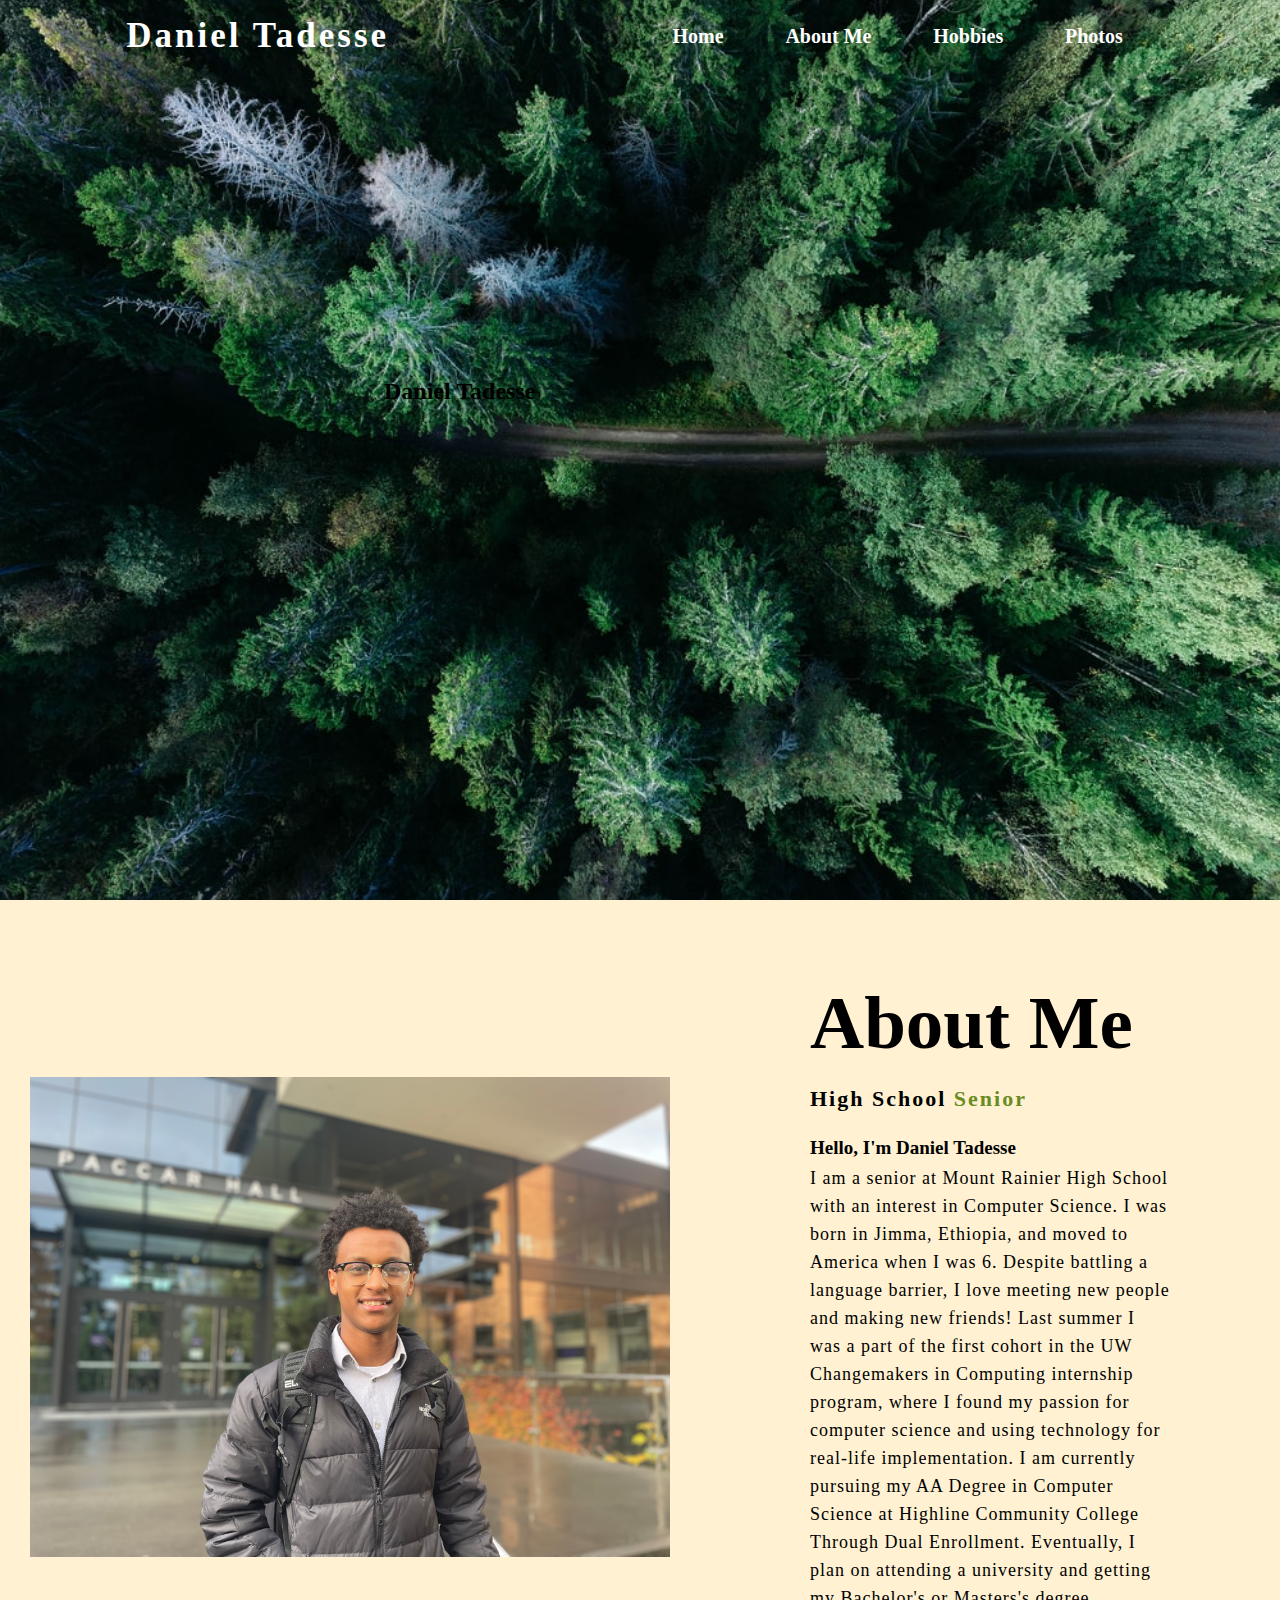
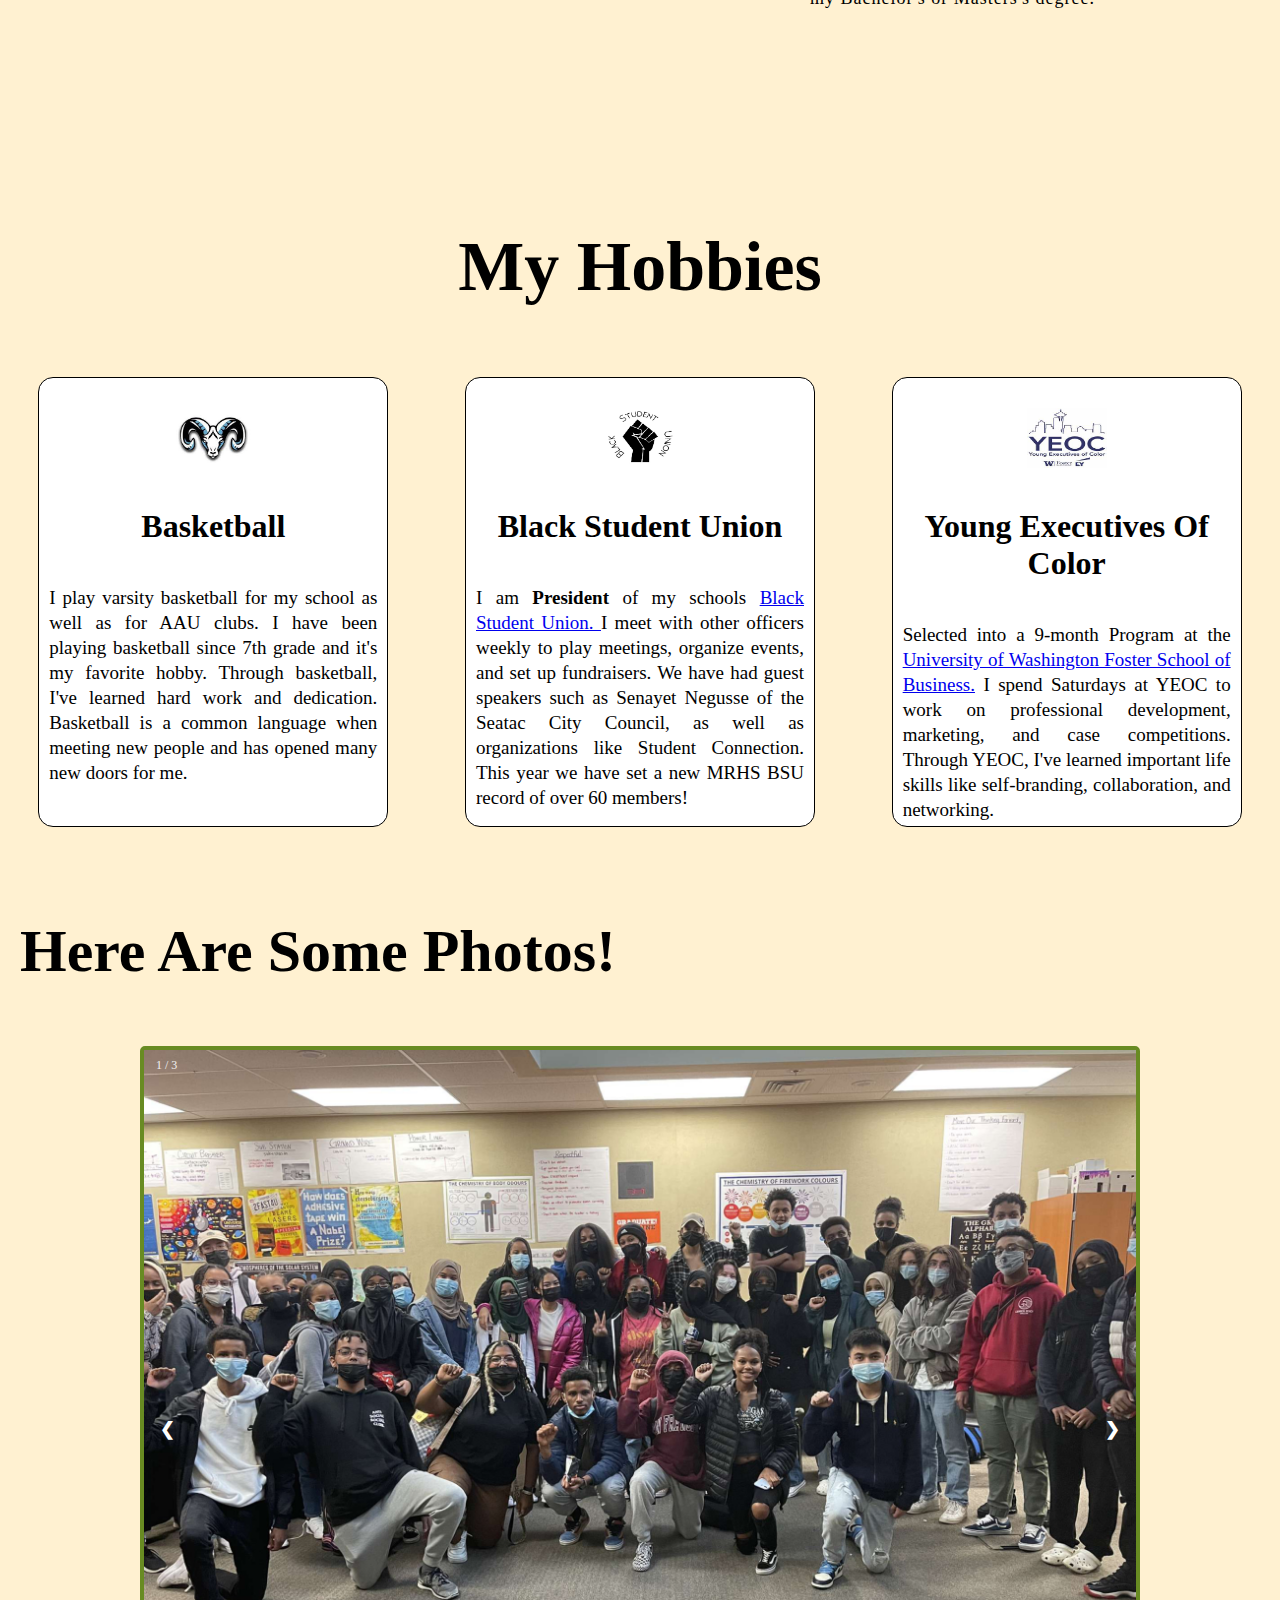
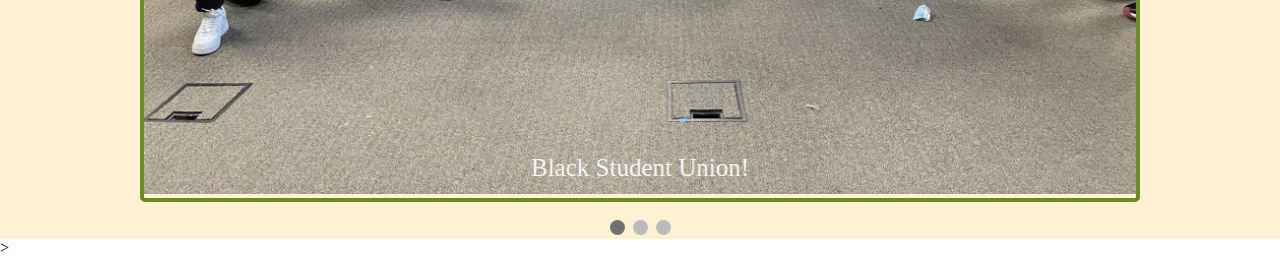
<file: index.html>
<!DOCTYPE html>
<html lang = "en">
<head>
  
    <meta charset = "UTF - 8">
    <meta name = "viewport" content = "width = devide-width, indital-scale=1.0">
    <link rel="stylesheet" href="stylesheet.css"  />
</head>
<body>
  
  <div class = "wrapper">

  <div class="navbar">
    <nav>
      <h4 class="logo"> Daniel Tadesse</h4>
      <ul class="nav-links">
        <li><a href="#">Home</a></li>
        <li><a href="#about-page">About Me</a></li>
        <li><a href="#hobbies-page">Hobbies</a></li>
        <li><a href="#photos">Photos</a></li>
      </ul>
      <div class="burger">
        <div class="line1"> </div>
        <div class="line2"> </div>
        <div class="line3"> </div>
      </div>
    </nav>

  </div>



  <div class="intro">
    <h2 class="headName">Daniel Tadesse </h2>
  </div>

  <!-- ABOUT SECTION -->

  <section>
    <div class="MainContainer" id="about-page">
      <div class="container">
        <div class="image">
          <img src="IMG_5133.jpeg" alt="Portiat" class="image">
        </div>
        <div class="overlay">
          <div class="content_details">
            <h3> YEOC </h3>
            <h6> Meeting At The UW Paccar Hall</h6>
          </div>
        </div>
      </div>
      <div class="about-text">
        <h2> About Me</h2>
        <h4> High School <span>senior</span></h4>
        <h5>Hello, I'm Daniel Tadesse</h5>
        <p>
          I am a senior at Mount Rainier High School with an interest in Computer Science. I was born in Jimma,
          Ethiopia, and moved to America when I was 6. Despite battling a language barrier, I love meeting new
          people and making new friends! Last summer I was a part of the first cohort in the UW Changemakers in
          Computing internship program, where I found my passion for computer science and using technology for
          real-life
          implementation. I am currently pursuing my AA Degree in Computer Science at Highline
          Community College Through Dual Enrollment. Eventually, I plan on attending a university and getting
          my Bachelor's or Masters's degree.
        </p>
      </div>

    </div>
  </section>
  <!-- Hobies -->
  <div class="hobbies" id=hobbies-page>
    <h2 class="title">My Hobbies</h2>
    <div class="row">
      <div class="box">
        <img src="MRHS.jpeg" alt="">
        <h1 class="heading">Basketball</h1>
        <p>I play varsity basketball for my school as well as for AAU clubs.
          I have been playing basketball since 7th grade and it's my favorite hobby. Through basketball, I've learned
          hard work and dedication. Basketball is a common
          language when meeting new people and has opened many new doors for me.

        </p>
        <!-- <img src="MRHS.jpeg" alt=""> -->
      </div>
      <div class="box">
        <img src="BSU.png" alt="">
        <h1 class="heading">Black Student Union</h1>
        <p> I am <strong>President</strong> of my schools
          <a href="https://www.instagram.com/mountrainierbsu/" target="_blank">Black Student Union. </a>
          I meet with other officers weekly to play meetings,
          organize events, and set up fundraisers. We have had guest speakers
          such as Senayet Negusse of the Seatac City Council, as well as organizations like Student Connection. This
          year we have set a new MRHS BSU
          record of over 60 members!

        </p>
        <!-- <img src="BSU.png" alt=""> -->
      </div>
      <div class="box">
        <img src="YEOC.jpeg" alt="YEOC">
        <h1 class="heading"> Young Executives Of Color </h1>
        <p> Selected into a 9-month Program at the <purp> <a
              href="https://foster.uw.edu/academics/degree-programs/undergraduate-programs/diversity-services/young-executives-of-color-yeoc/"
              target="_blank">
              University
              of Washington Foster School of Business.</a>
          </purp> I spend Saturdays at YEOC to work on professional development, marketing, and
          case competitions. Through YEOC, I've learned important life skills like self-branding, collaboration, and
          networking.
        <p>


      </div>
    </div>

    <!-- Slideshow container -->
    <div class="photos" id=photos>
      <div class=slidetitle>
        <h2>Here Are Some Photos!</h2>
      </div>
      <div class="slideshow-container" <!-- Full-width images with number and caption text -->
        <div class="mySlides fade">
          <div class="numbertext">1 / 3</div>
          <img src="BSU_Group.JPG" style="width:100%" height="auto">
          <div class="text">Black Student Union!</div>
        </div>

        <div class="mySlides fade">
          <div class="numbertext">2 / 3</div>
          <img src="YEOC_groupPic.JPG" style="width:100%" height="auto">
          <div class="text">YEOC!!</div>
        </div>

        <div class="mySlides fade">
          <div class="numbertext">3 / 3</div>
          <img src="betterBasketbal.jpg" style="width:100%" height=750px>
          <div class="text">Gameday!</div>
        </div>

        <!-- Next and previous buttons -->
        <a class="prev" onclick="plusSlides(-1)">&#10094;</a>
        <a class="next" onclick="plusSlides(1)">&#10095;</a>
      </div>
      <br>

      <!-- The dots/circles -->
      <div style="text-align:center">
        <span class="dot" onclick="currentSlide(1)"></span>
        <span class="dot" onclick="currentSlide(2)"></span>
        <span class="dot" onclick="currentSlide(3)"></span>
      </div>
      <script>
        // slideshow script
        var slideIndex = 1;
        showSlides(slideIndex);

        function plusSlides(n) {
          showSlides(slideIndex += n);
        }

        function currentSlide(n) {
          showSlides(slideIndex = n);
        }

        function showSlides(n) {
          var i;
          var slides = document.getElementsByClassName("mySlides");
          var dots = document.getElementsByClassName("dot");
          if (n > slides.length) { slideIndex = 1 }
          if (n < 1) { slideIndex = slides.length }
          for (i = 0; i < slides.length; i++) {
            slides[i].style.display = "none";
          }
          for (i = 0; i < dots.length; i++) {
            dots[i].className = dots[i].className.replace(" active", "");
          }
          slides[slideIndex - 1].style.display = "block";
          dots[slideIndex - 1].className += " active";
        }

        // nav bar script
        const navSlide = () => {
          const burger = document.querySelector('.burger');
          const nav = document.querySelector('.nav-links');
          const intro = document.querySelector('.intro');

          burger.addEventListener('click', () => {
            // toggle nav
            nav.classList.toggle('nav-active');
            // animate links

            burger.classList.toggle('toggle');
            intro.classList.toggle('remove');

          });




        }
        navSlide();

      </script>

    </div>
  </div>>

</div>




</body>

</html>
</file>
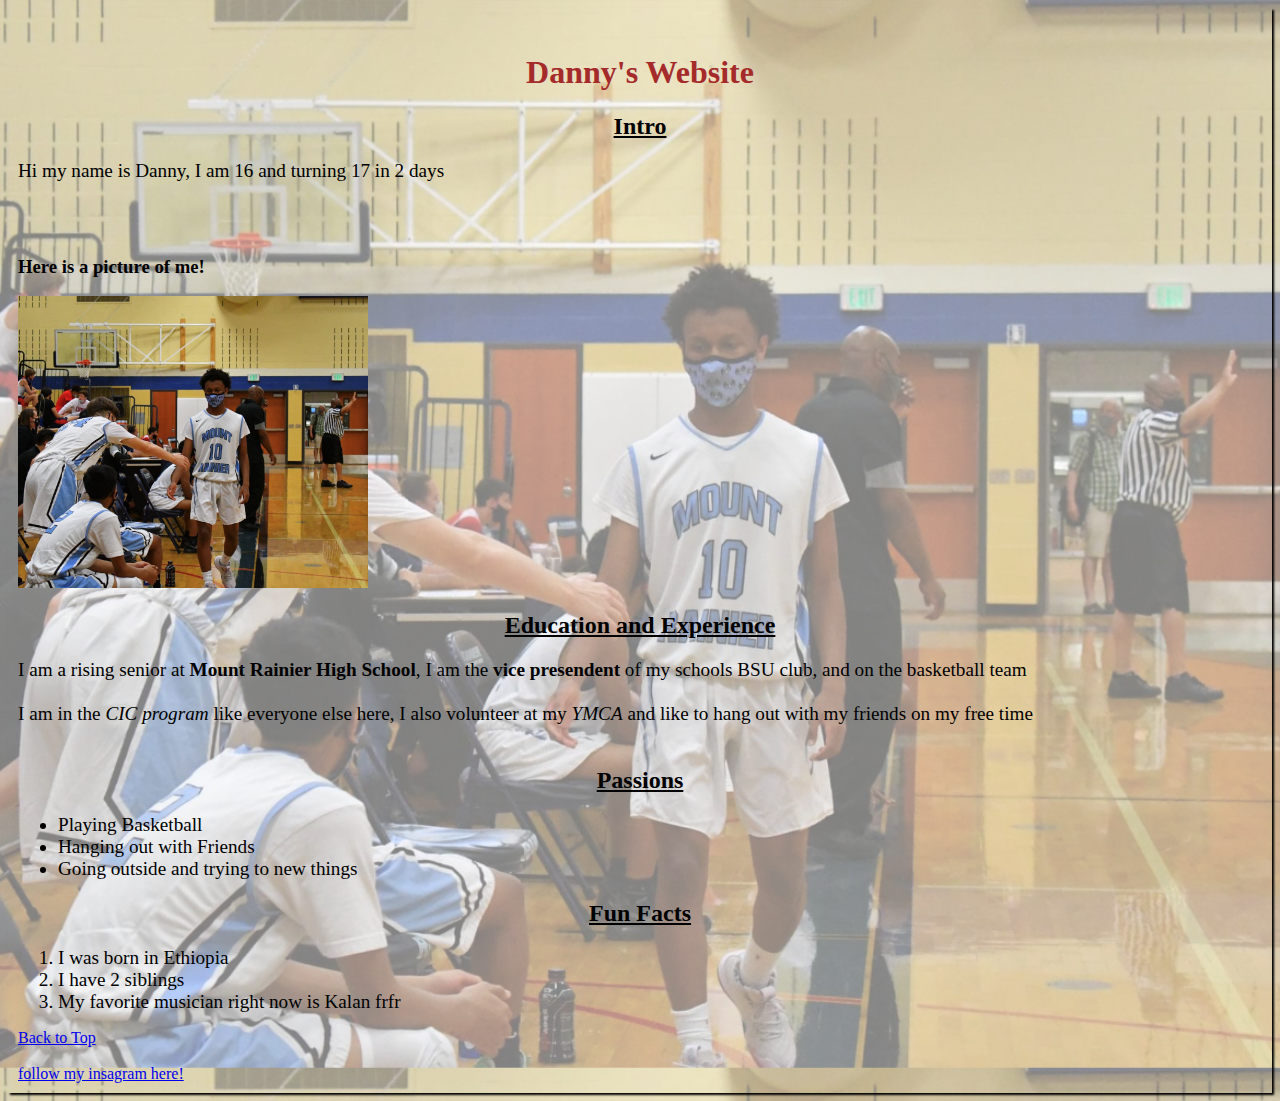
<file: index_fixed 1.html>
<!--This starter code is for a website showcasing you! In order to use it fill
in the comments with the information described by them. Be sure to add any
elements and atrbutes needed to meet the requirements in the assignment
description.-->

<!DOCTYPE html>
<html>

<head>
    <title>Danny's Website</title>
    <link rel="stylesheet" href="style.css"  />
</head>

<body>
  <h1>Danny's Website</h1>
    <h2>Intro</h2>
      <p>Hi my name is Danny, I am 16 and turning 17 in 2 days</p><br><br>
      <h3>Here is a picture of me!</h3>
      <img src="IMG_4069.PNG" width= "350" alt="picture from basketball">
    <h2>Education and Experience</h2>
      <p>
        I am a rising senior at <strong>Mount Rainier High School</strong>, I am the <strong>vice
        presendent</strong> of my schools BSU club, and on the basketball team <br><br>
        I am in the <em>CIC program</em> like everyone else here, I also volunteer 
        at my <em>YMCA</em> and like to hang out with my friends on my free time<br><br>
        <!--Remember to use strong and emphasis tags-->
      </p>
    <h2>Passions</h2>
      <ul>
        <li>Playing Basketball</li>
        <li>Hanging out with Friends</li>
        <Li>Going outside and trying to new things</Li>
      </ul>
    <h2>Fun Facts</h2>
      <ol>
        <li>I was born in Ethiopia</li>
        <li>I have 2 siblings</li>
        <li>My favorite musician right now is Kalan frfr</li>
      </ol>
      <a href="#top">Back to Top</a><br><br>

      <a href="https://www.instagram.com/d4niel.t/">follow my insagram here!</a>
</body>
</html>
</file>
<file: stylesheet.css>
*{
    margin: 0;
    padding: 0;
    scroll-behavior:smooth;
    box-sizing:border-box;
}


.navbar{   
    background-image: url("tree_background\ .jpeg");
    background-repeat: no-repeat;
    background-size: cover;
    background-position: center;
    height: 100vh;  
}



nav {
    display: flex;
    justify-content: space-around;
    align-items: center; 
    min-height: 8vh; 
    }

.logo{
    color:white;
    font-size: 35px;
    letter-spacing: 3px;
    cursor: pointer;
}
span{
color: rgb(104, 139, 34);
}
.nav-links{
    display: flex;
    justify-content: space-around;
    width: 40%;
    
    }
    
    .nav-links li {
        list-style: none;    
    
    }
    .nav-links a {
        font-family: century;
        font-size: 20px;
        font-weight: bold;
        text-decoration: none;
        color:white;
        padding: 8px 25px; 
        transition: all .5s ease;
        
    }
    /* hover effect */
    .nav-links a{
       display: inline-block;
       position: relative;
       
    }
    .nav-links a:after {
        content: '';
        position: absolute;
        width: 100%;
        transform: scaleX(0);
        height: 2px;
        bottom: 0;
        left: 0;
        background-color: white;
        transform-origin: bottom right;
        transition: transform 0.25s ease-out;
    }
    .nav-links a:hover:after {
        transform: scaleX(1);
        transform-origin: bottom left;

    }
    /* mobil function */
    .burger{
        display: none;
    }
    .burger div{
        width: 25px;
        height: 3px;
        margin: 5px; 
        background-color:white;
    }
    .intro {
        display: flex;
        flex-direction: column;
       
        align-items: left;
        position: absolute;
        
        top: 42%;
        left: 30%
        
    }
    
    .headings{
        font-family: 'Courier New', Courier, monospace ;
        font-size: 4rem;
        text-align:center;
        margin: 40px 0px;
        color:white;
    }
    

    /* about section*/



.about-text{
    width: 520px;  
    padding: 80px;
}


.MainContainer{
    /* width: 1330px;
    max-width: 95%; */
    position:static;
    width: 100%;
    display: flex;
    align-items: center; 
    justify-content: space-around;
    background-color:  #fff1d1;
}

/* NEED TO CENTER */
.image{
    width: 900px;
    height: auto;
}


  
.container{
    position: relative;
    width: 50%;

}

.image{
    width: 100%;
    height: auto;
}
.overlay {
    position: absolute;
    bottom: 0;
    top: 0;
    left: 0;
    right: 0;
    background: rgba(0, 0, 0, 0.5); /* Black see-through */
    color: #f1f1f1;
    width: 100%;
    transition: .5s ease;
    opacity:0;
    color: white;
    font-size: 20px;
    margin: 0;
    text-align: center;

  }
  .container:hover .overlay {
    opacity: 1;
   
  }
  .content_details {
    position: relative;
    text-align: center;
    line-height: 40px;
    font-family: "Lucida Console", "Courier New", monospace;
    top: 50%;
    opacity: 1;  
}




.image_overlay:hover{
    opacity: 1;
}

.image_overlay:hover> *{
    transform: translateY(0);
} 
.image_title{
    font-size: 2em;
    font-weight: bold;
}
.imgage_discription{
    font-size: 1.25em;
    margin-top: .5em;
}

.about-text h2{
    color: black;
    font-size: 75px;
    text-transform: capitalize;
    margin-bottom: 20px;
}
.about-text h4{
color: black;
letter-spacing: 2px;
font-size: 22px;
margin-bottom: 25px;
text-transform: capitalize;
}

.about-text h5{
    color:black;
    text-transform: capitalize;
    font-size: 19px;
    margin-bottom: 5px;
}
.about-text p{
    color:black;
    letter-spacing: 1px;
    line-height: 28px;
    font-size: 18px;
    margin-bottom: 45px;
}


.hobbies{
background-color: #fff1d1;
/* padding: 20px; */
position:static;
width: 100%;
/* display: flex;
flex-direction:row; */
align-items: center; 
justify-content: space-around;
padding-top: 30px;

}

.title{
    font-size: 70px;
    text-align: center;
    padding-top: 60px; 
    padding-bottom: 60px;
}
.row{
    display: flex;
    justify-content: space-around;
}
.box {
    display: flex;
    flex-direction: column;
    width: 350px;
    height: 450px;
    border: 1px solid black;
    margin: 10px;
    align-items: center;
    text-align: justify;
    padding: 10px;
    border-radius: 15px;
    background: linear-gradient(to top, rgb(104, 139, 34) 50%, white  50%) ;
    background-size: 100% 200%;
    transition: all .6s;
}
.box:hover{
    background-position: left bottom;
    color: white;
    border: none;
    box-shadow: 0 0 20px rgb(104, 139, 34);
}
.box p{
font-size: 19px;
margin-bottom: 40px;
line-height: 25px;
}
.heading{
    margin-top: 40px;
    margin-bottom: 40px;
}
.box img{  
    padding-top: 20px;
    width: 80px;
    height: 80px;
}
.body_pics{
    margin-top: 180px;
    display:flex;
    justify-content:space-evenly;
}
.box h1{
    text-align: center;
}


purp{
    color: purple;
}
/* * {box-sizing:border-box} */

/* Slideshow container */
/* * {box-sizing:border-box} */

.slideshow-container {
  
  max-width: 1000px;
  height: auto;
  position:relative;
  margin: auto;

  border: 4px  solid rgb(104, 139, 34);
  border-radius: 5px;
}
.photos{
   padding-top: 80px;
   display: block;
   align-content: space-around;
}
.slidetitle{
    font-size: 40px;
    padding-bottom: 60px;
    padding-left: 20px;
}
/* Hide the images by default */
.mySlides {
    
  display: none;
 
}

/* Next & previous buttons */
.prev, .next {
  cursor: pointer;
  position: absolute;
  top: 50%;
  width: auto;
  margin-top: -22px;
  padding: 16px;
  color: white;
  font-weight: bold;
  font-size: 18px;
  transition: 0.6s ease;
  border-radius: 0 3px 3px 0;
  user-select: none;
}

/* Position the "next button" to the right */
.next {
  right: 0;
  border-radius: 3px 0 0 3px;
}

/* On hover, add a black background color with a little bit see-through */
.prev:hover, .next:hover {
  background-color: rgba(0,0,0,0.8);
}

/* Caption text */
.text {
  color: #f2f2f2;
  font-size: 25px;
  padding: 8px 12px;
  position: absolute;
  bottom: 8px;
  width: 100%;
  text-align: center;
}

/* Number text (1/3 etc) */
.numbertext {
  color: #f2f2f2;
  font-size: 12px;
  padding: 8px 12px;
  position: absolute;
  top: 0;
}

/* The dots/bullets/indicators */
.dot {
  cursor: pointer;
  height: 15px;
  width: 15px;
  margin: 0 2px;
  background-color: #bbb;
  border-radius: 50%;
  display: inline-block;
  transition: background-color 0.6s ease;
}

.active, .dot:hover {
  background-color: #717171;
}

/* Fading animation */
.fade {
  -webkit-animation-name: fade;
  -webkit-animation-duration: 1.5s;
  animation-name: fade;
  animation-duration: 1.5s;
}

@-webkit-keyframes fade {
  from {opacity: .4}
  to {opacity: 1}
}

@keyframes fade {
  from {opacity: .4}
  to {opacity: 1}
}
@media screen and (max-width: 1100px) {
.nav-links{
    width: 60%;
}
.box p{
    font-size: 16px;
}
}
@media screen and (max-width: 980px) {
    /* about text */
    .MainContainer {
        flex-direction: column;
        align-items: center;
        width: 100%;
        padding-top: 20px;
    }
    
    .about-text{
        width: 720px;  
        padding: 80px;
    }
    .about-text p{
        color:black;
        letter-spacing: 1px;
        font-size: 22px;
        font-family: arial (sans-serif);
        line-height: 30px;
    }
    .about-text h5{
        font-size: 23px;
    }
    .about-text h4{
        font-size: 25px;
    }
   /* overlay */
.container{
width: 700px;
height: auto;
}
    /* hobbies */
    .row{
        flex-direction: column;
        align-items: center;
    }

.box p{
    font-size: 30px;
    font-family: Arial (sans-serif);
    line-height: 40px;
  }
  .box {
    width: 550px;
    height: 650px;
  }
  .slideshow-container {
    width: 800px;
}
/* navbar */
 body{
 overflow-x: hidden;
 }


.nav-links{
    position: absolute;
    right: 0px;
    height: 92vh;
    top: 8vh;
    background-color:rgb(104, 139, 34, .8);   
    display: flex;
    flex-direction: column;
    align-items: center;
    width: 50%;
    transform: translateX(100%);
    transition: transform 0.5s ease-in;
}
.nav-links li{
    
}
.burger{
    display:block;
    cursor: pointer;
}
.headings{
    font-size: 2rem;
}

}
.nav-active{
    transform: translateX(0%);
}

@keyframes navLinkFade{
    from{ 
        opacity: 1;
        transform: translateX(50px);
    }
    to{
        opacity: 1;
        transform: translateX(0px);
    }
}

.toggle .line1{
    transform: rotate(-45deg) translate(-5px, 6px)
}
.toggle .line2{
    opacity: 0;
}
.toggle .line3{
    
    transform: rotate(45deg) translate(-5px, -6px)
}
.remove .headings{
    display: none;
    
}
</file>
<file: style.css>
body {
    background-color: silver;
    
}
h1 {
    color: brown;
    
}
h1 { text-align: center;
}

h2 {text-align: center;
}

h2 {text-decoration-line: underline ;}

 body {
    background-image: linear-gradient(rgba(255, 255, 255, 0.5), rgba(255, 255, 255, 0.5)),
    url(IMG_4069.PNG) ;
    background-size: 100%;
    vertical-align: top; 
    padding: 25px 10px 10px 10px;
    height:100%;
    box-shadow: 2px 2px 2px;
 }

 p {
     font-size: larger;
 }
  
 li {
     font-size: larger;
 }
</file>
